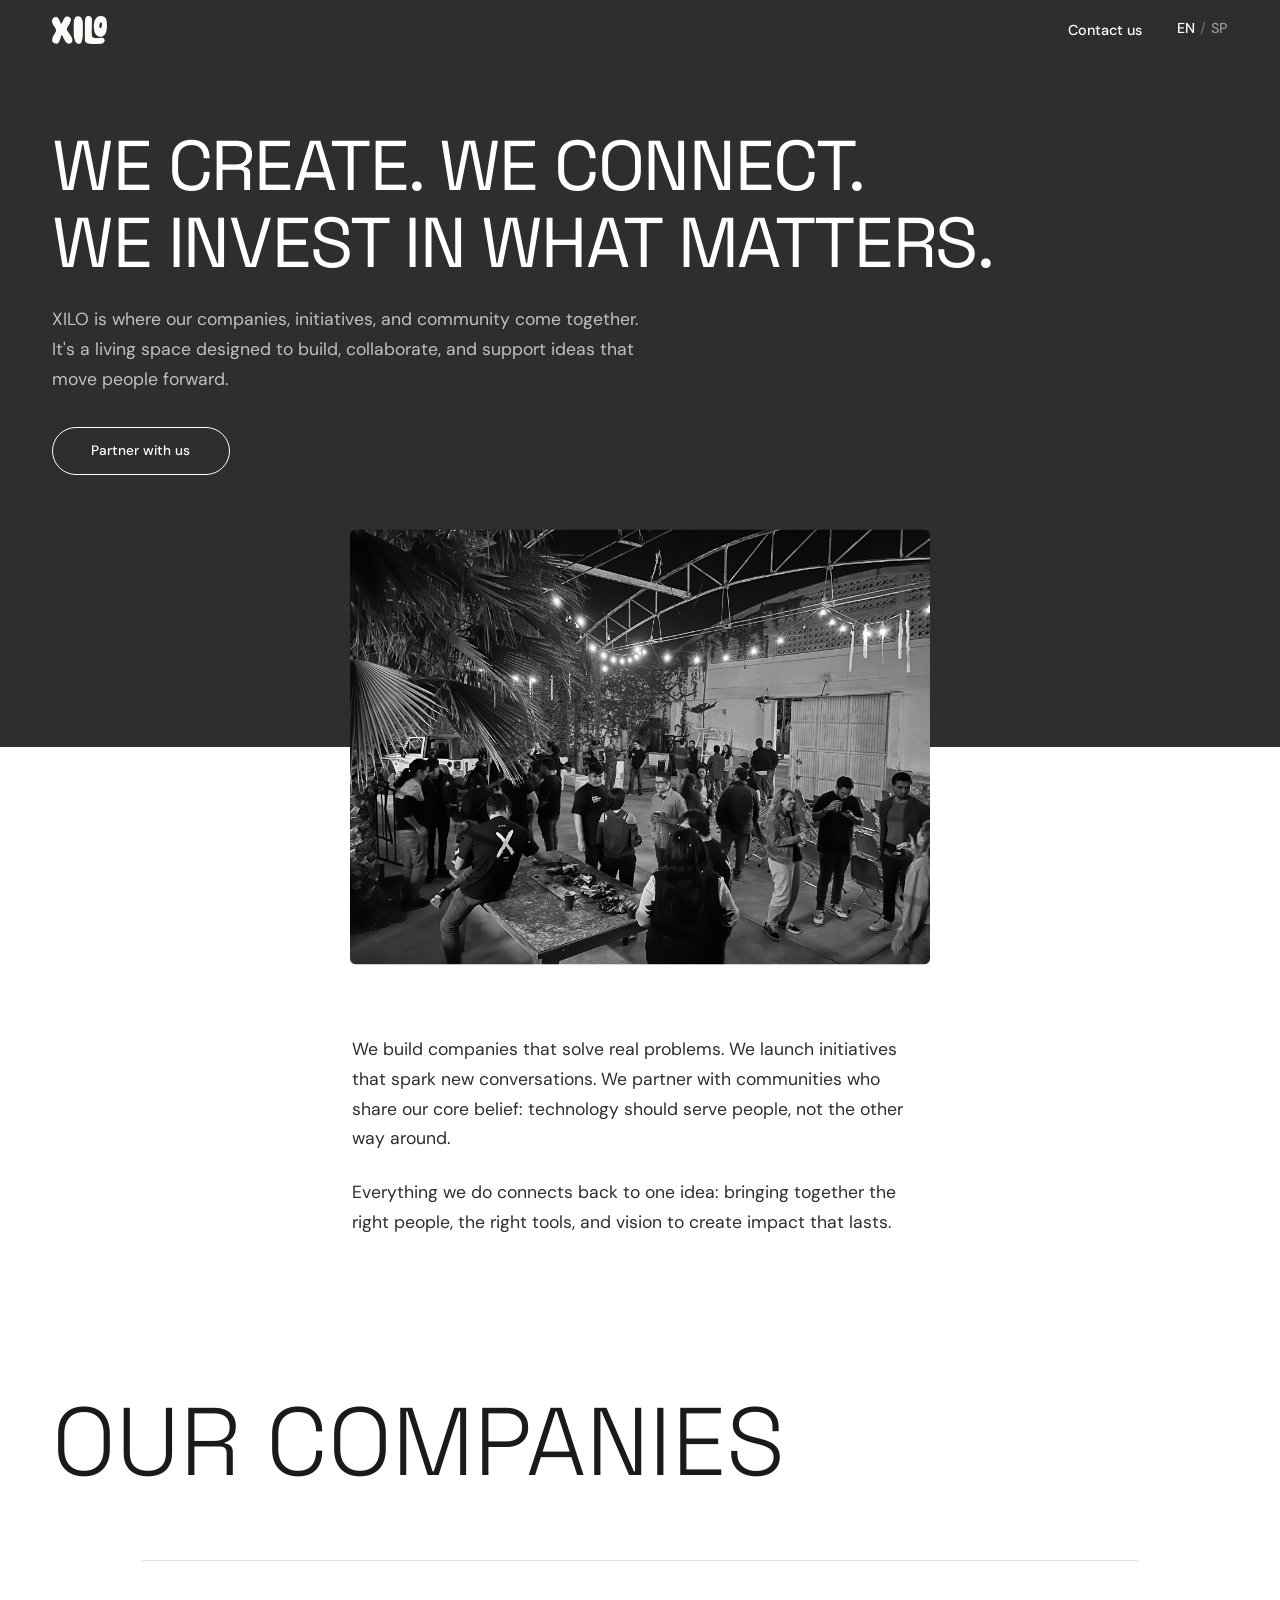
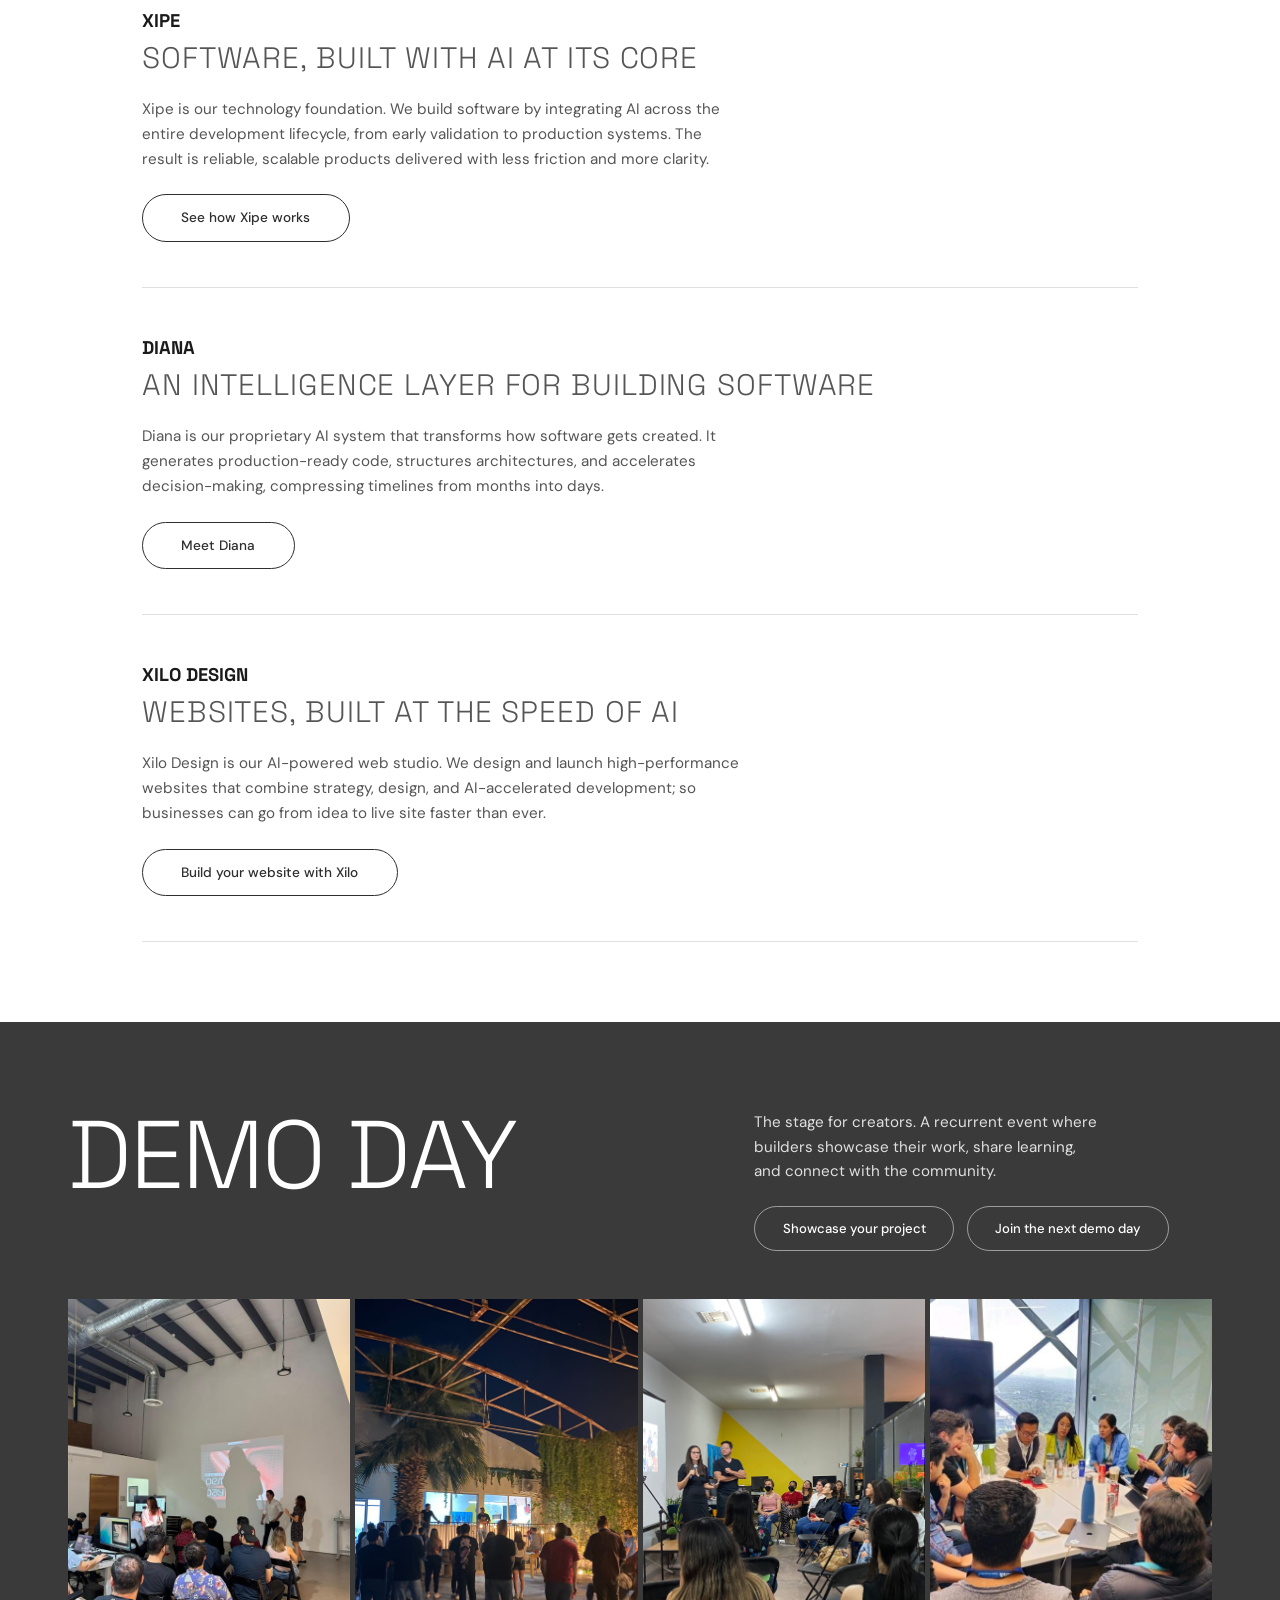
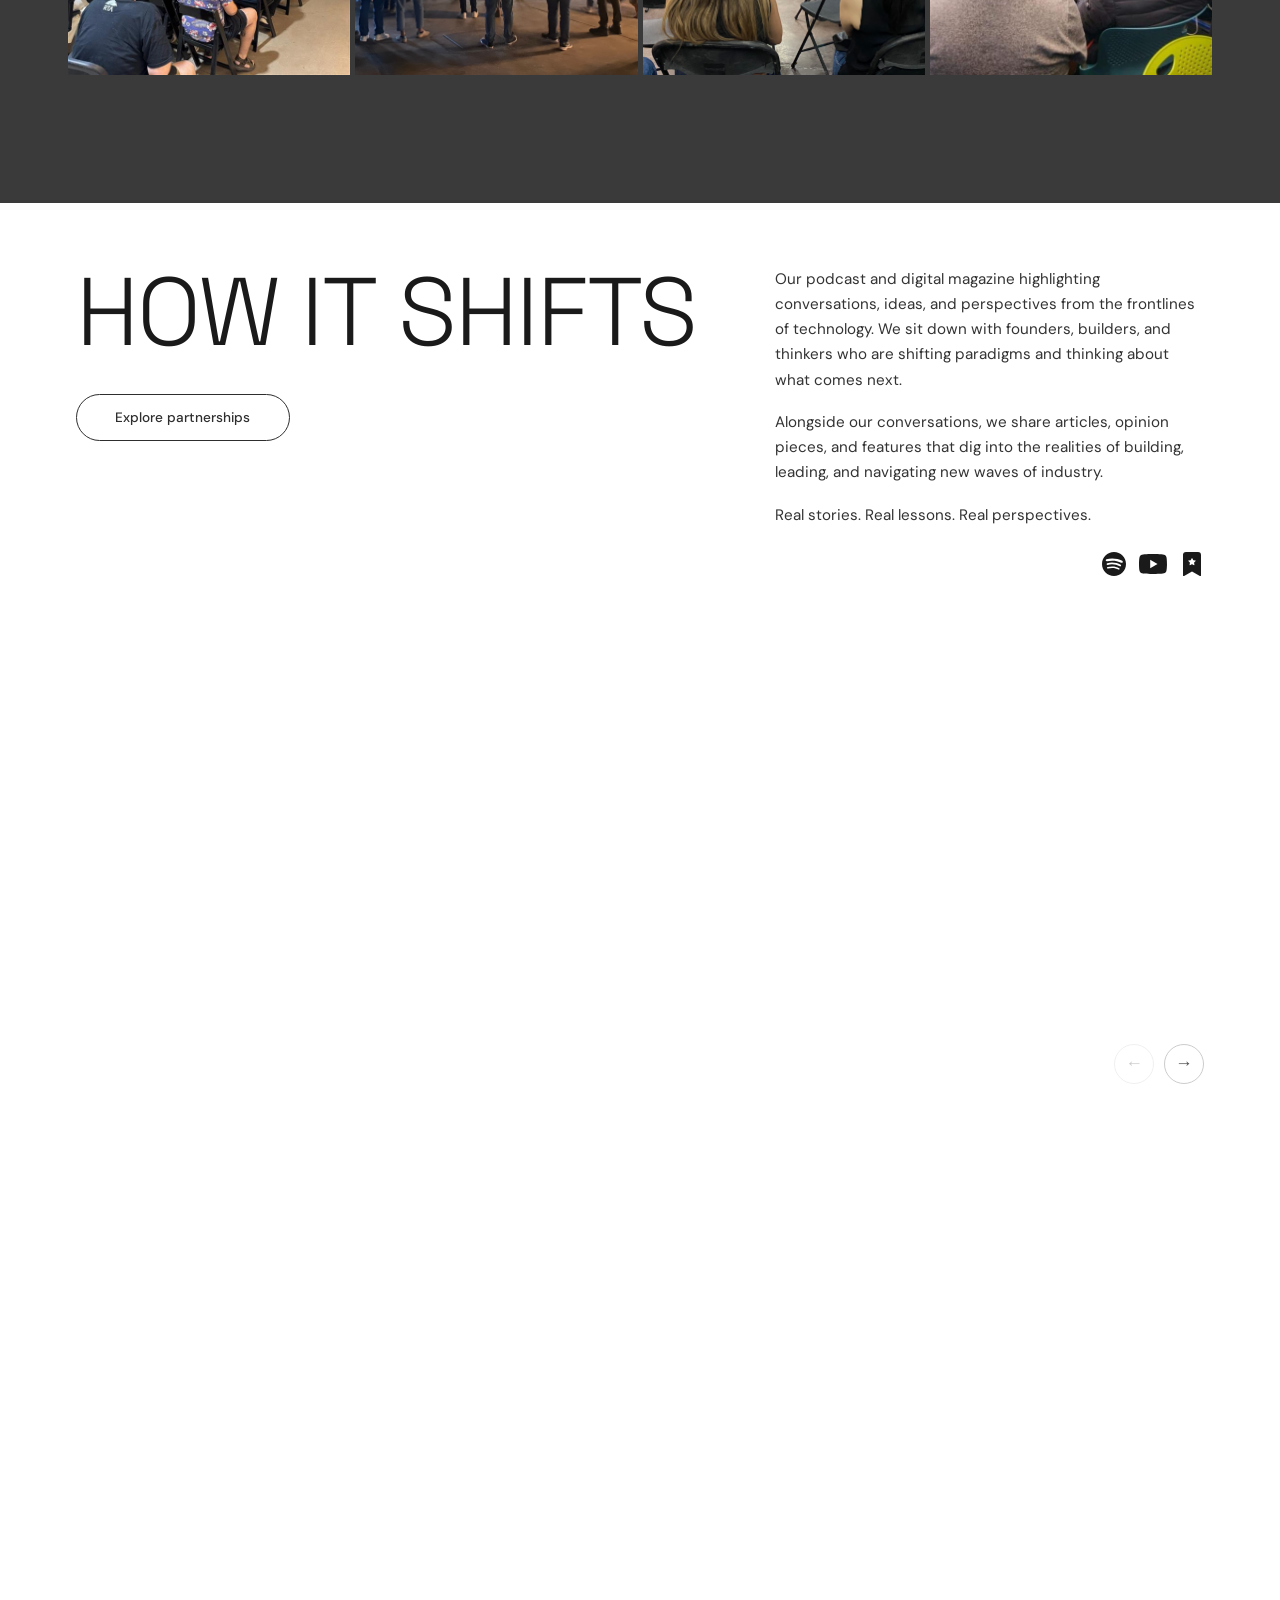
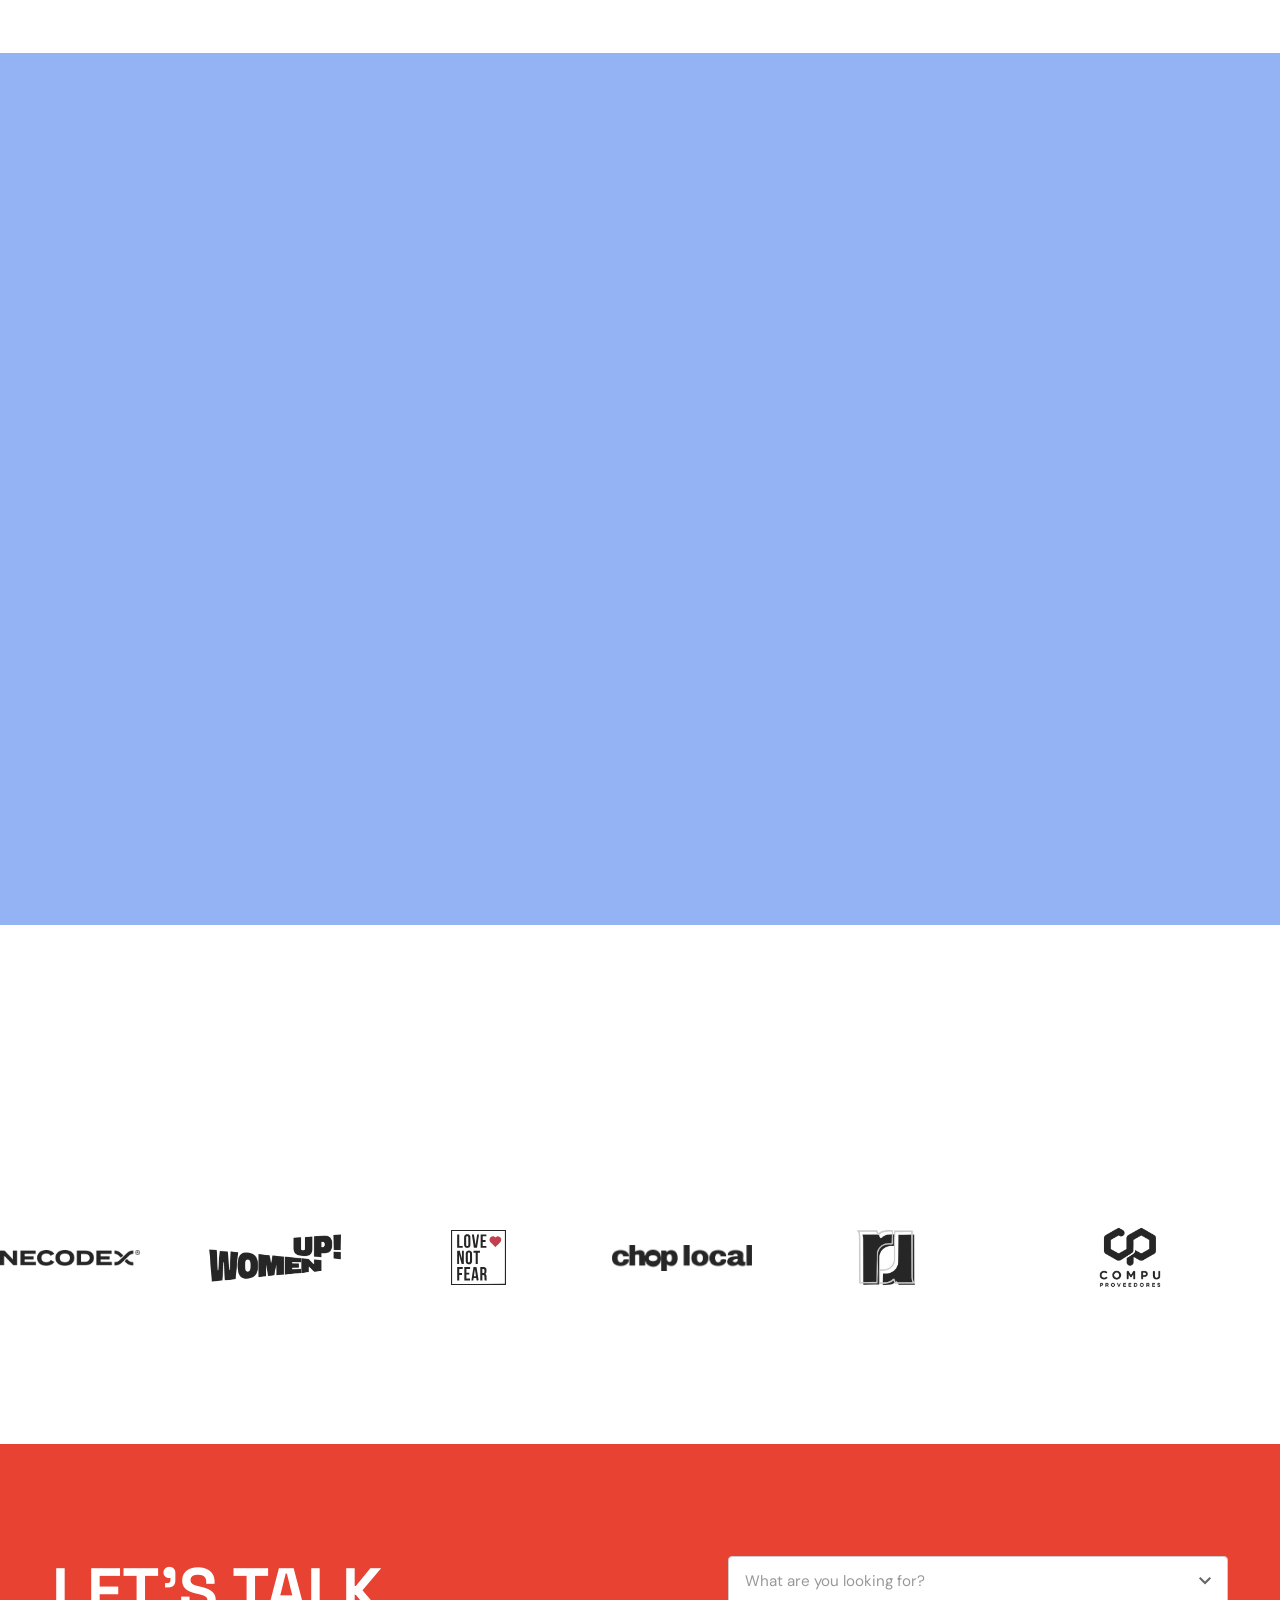
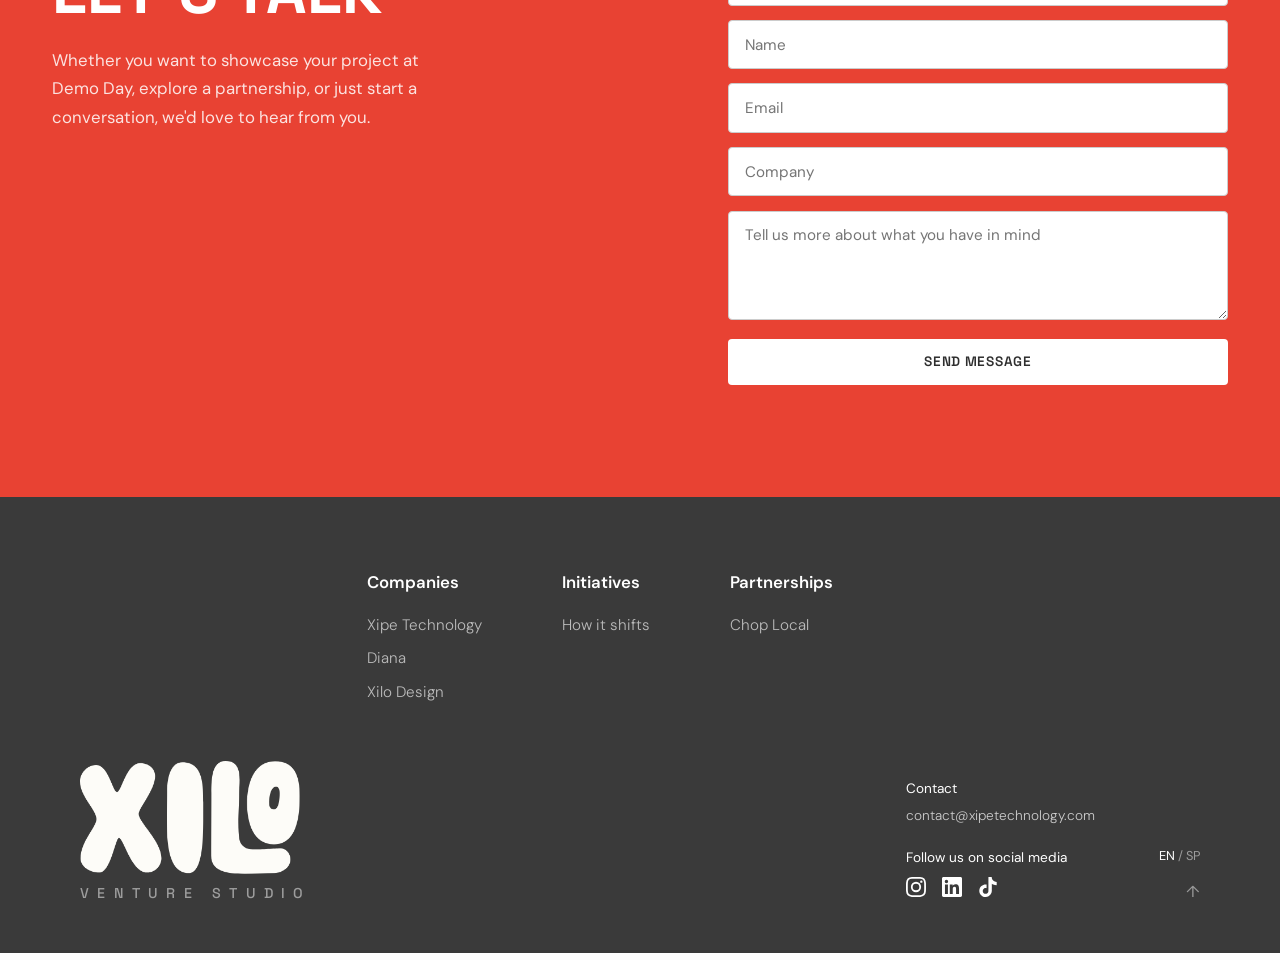
<file: index.html>
<!DOCTYPE html>
<html lang="en">
<head>
  <meta charset="UTF-8">
  <meta name="viewport" content="width=device-width, initial-scale=1.0">
  <title>XILO Venture Studio</title>
  <link rel="preconnect" href="https://fonts.googleapis.com">
  <link rel="preconnect" href="https://fonts.gstatic.com" crossorigin>
  <link href="https://fonts.googleapis.com/css2?family=Space+Grotesk:wght@400;500;600;700&family=DM+Sans:ital,wght@0,400;0,500;0,700;1,400&display=swap" rel="stylesheet">
  <link rel="stylesheet" href="styles.css">
</head>
<body>

  <!-- ========== NAVBAR ========== -->
  <nav class="navbar">
    <div class="nav-container">
      <a href="#" class="nav-logo">
        <img src="images/logo-white.png" alt="XILO" class="logo-img">
      </a>
      <button class="nav-toggle" aria-label="Toggle menu">
        <span></span>
        <span></span>
        <span></span>
      </button>
      <ul class="nav-links">
        <li><a href="#contact" data-i18n="nav_contact">Contact us</a></li>
        <li>
          <div class="nav-lang">
            <span class="lang-btn active" data-lang="en">EN</span>
            <span class="lang-divider">/</span>
            <span class="lang-btn" data-lang="es">SP</span>
          </div>
        </li>
      </ul>
    </div>
  </nav>

  <!-- ========== HERO ========== -->
  <section class="hero">
    <div class="hero-container">
      <div class="hero-content">
        <h1 class="hero-title" data-i18n="hero_title">WE CREATE. WE CONNECT.<br>WE INVEST IN WHAT MATTERS.</h1>
        <p class="hero-text" data-i18n="hero_text">XILO is where our companies, initiatives, and community come together. It's a living space designed to build, collaborate, and support ideas that move people forward.</p>
        <a href="#contact" class="btn btn-outline-white" data-i18n="hero_cta">Partner with us</a>
      </div>
    </div>

    <!-- Bridge photo: half in hero, half in statement -->
    <div class="bridge-photo">
      <img src="images/Hero.jpg" alt="Community gathering">
    </div>
  </section>

  <!-- ========== STATEMENT ========== -->
  <section class="statement">
    <div class="statement-container">
      <p class="statement-large" data-i18n="statement_1">We build companies that solve real problems. We launch initiatives that spark new conversations. We partner with communities who share our core belief: technology should serve people, not the other way around.</p>
      <p class="statement-large" data-i18n="statement_2">Everything we do connects back to one idea: bringing together the right people, the right tools, and vision to create impact that lasts.</p>
    </div>
  </section>

  <!-- ========== OUR COMPANIES ========== -->
  <section class="companies" id="companies">
    <div class="companies-header">
      <h2 class="companies-title" data-i18n="companies_title">OUR COMPANIES</h2>
    </div>
    <div class="companies-container">
      <div class="companies-list">
        <!-- XIPE -->
        <div class="company-item">
          <h3 class="company-name">XIPE</h3>
          <p class="company-tagline" data-i18n="xipe_tagline">SOFTWARE, BUILT WITH AI AT ITS CORE</p>
          <p class="company-desc" data-i18n="xipe_desc">Xipe is our technology foundation. We build software by integrating AI across the entire development lifecycle, from early validation to production systems. The result is reliable, scalable products delivered with less friction and more clarity.</p>
          <a href="https://xipetechnology.com/" target="_blank" class="btn btn-outline" data-i18n="xipe_cta">See how Xipe works</a>
        </div>

        <!-- DIANA -->
        <div class="company-item">
          <h3 class="company-name">DIANA</h3>
          <p class="company-tagline" data-i18n="diana_tagline">AN INTELLIGENCE LAYER FOR BUILDING SOFTWARE</p>
          <p class="company-desc" data-i18n="diana_desc">Diana is our proprietary AI system that transforms how software gets created. It generates production-ready code, structures architectures, and accelerates decision-making, compressing timelines from months into days.</p>
          <a href="https://diana.tools/" target="_blank" class="btn btn-outline" data-i18n="diana_cta">Meet Diana</a>
        </div>

        <!-- XILO DESIGN -->
        <div class="company-item">
          <h3 class="company-name">XILO DESIGN</h3>
          <p class="company-tagline" data-i18n="xilo_tagline">WEBSITES, BUILT AT THE SPEED OF AI</p>
          <p class="company-desc" data-i18n="xilo_desc">Xilo Design is our AI-powered web studio. We design and launch high-performance websites that combine strategy, design, and AI-accelerated development; so businesses can go from idea to live site faster than ever.</p>
          <a href="https://xilo.design" target="_blank" class="btn btn-outline" data-i18n="xilo_cta">Build your website with Xilo</a>
        </div>
      </div>
    </div>
  </section>

  <!-- ========== DEMO DAY ========== -->
  <section class="demoday" id="investment">
    <div class="demoday-container">
      <div class="demoday-top">
        <div class="demoday-title-col">
          <h2 class="demoday-title">DEMO DAY</h2>
        </div>
        <div class="demoday-info-col">
          <p class="demoday-desc" data-i18n="demoday_desc">The stage for creators. A recurrent event where builders showcase their work, share learning, and connect with the community.</p>
          <div class="demoday-buttons">
            <a href="#contact" class="btn btn-demoday" data-inquiry="showcase" data-i18n="demoday_showcase">Showcase your project</a>
            <button class="btn btn-demoday" id="join-btn" data-i18n="demoday_join">Join the next demo day</button>
          </div>
        </div>
      </div>
      <div class="demoday-gallery">
        <div class="demoday-gallery-img">
          <img src="images/DD1.JPG" alt="Demo Day event">
        </div>
        <div class="demoday-gallery-img">
          <img src="images/DD2.JPG" alt="Demo Day community">
        </div>
        <div class="demoday-gallery-img">
          <img src="images/DD3.jpg" alt="Demo Day audience">
        </div>
        <div class="demoday-gallery-img">
          <img src="images/DD4.jpg" alt="Demo Day speakers">
        </div>
      </div>
    </div>
  </section>

  <!-- ========== HOW IT SHIFTS / PODCAST ========== -->
  <section class="podcast" id="initiatives">
    <div class="podcast-container">
      <div class="podcast-top">
        <div class="podcast-title-col">
          <h2 class="podcast-title">HOW IT SHIFTS</h2>
          <a href="#" class="btn btn-outline" data-i18n="podcast_cta">Explore partnerships</a>
        </div>
        <div class="podcast-info-col">
          <p class="podcast-desc" data-i18n="podcast_desc1">Our podcast and digital magazine highlighting conversations, ideas, and perspectives from the frontlines of technology. We sit down with founders, builders, and thinkers who are shifting paradigms and thinking about what comes next.</p>
          <p class="podcast-desc" data-i18n="podcast_desc2">Alongside our conversations, we share articles, opinion pieces, and features that dig into the realities of building, leading, and navigating new waves of industry.</p>
          <p class="podcast-tagline" data-i18n="podcast_tagline">Real stories. Real lessons. Real perspectives.</p>
          <div class="podcast-platforms">
            <a href="#" target="_blank" aria-label="Spotify" class="podcast-platform-icon">
              <svg width="24" height="24" viewBox="0 0 24 24" fill="currentColor"><path d="M12 0C5.4 0 0 5.4 0 12s5.4 12 12 12 12-5.4 12-12S18.66 0 12 0zm5.521 17.34c-.24.359-.66.48-1.021.24-2.82-1.74-6.36-2.101-10.561-1.141-.418.122-.779-.179-.899-.539-.12-.421.18-.78.54-.9 4.56-1.021 8.52-.6 11.64 1.32.42.18.479.659.301 1.02zm1.44-3.3c-.301.42-.841.6-1.262.3-3.239-1.98-8.159-2.58-11.939-1.38-.479.12-1.02-.12-1.14-.6-.12-.48.12-1.021.6-1.141C9.6 9.9 15 10.561 18.72 12.84c.361.181.54.78.241 1.2zm.12-3.36C15.24 8.4 8.82 8.16 5.16 9.301c-.6.179-1.2-.181-1.38-.721-.18-.601.18-1.2.72-1.381 4.26-1.26 11.28-1.02 15.721 1.621.539.3.719 1.02.419 1.56-.299.421-1.02.599-1.559.3z"/></svg>
            </a>
            <a href="#" target="_blank" aria-label="YouTube" class="podcast-platform-icon">
              <svg width="28" height="20" viewBox="0 0 28 20" fill="currentColor"><path d="M27.4 3.1c-.3-1.2-1.2-2.1-2.4-2.4C22.8 0 14 0 14 0S5.2 0 3 .7C1.8 1 .9 1.9.6 3.1 0 5.3 0 10 0 10s0 4.7.6 6.9c.3 1.2 1.2 2.1 2.4 2.4C5.2 20 14 20 14 20s8.8 0 11-.7c1.2-.3 2.1-1.2 2.4-2.4C28 14.7 28 10 28 10s0-4.7-.6-6.9zM11.2 14.3V5.7l7.3 4.3-7.3 4.3z"/></svg>
            </a>
            <a href="#" target="_blank" aria-label="Digital Magazine" class="podcast-platform-icon">
              <svg width="24" height="24" viewBox="0 0 16 16" fill="currentColor"><path fill-rule="evenodd" d="M2 15.5V2a2 2 0 0 1 2-2h8a2 2 0 0 1 2 2v13.5a.5.5 0 0 1-.74.439L8 13.069l-5.26 2.87A.5.5 0 0 1 2 15.5M8.16 4.1a.178.178 0 0 0-.32 0l-.634 1.285a.18.18 0 0 1-.134.098l-1.42.206a.178.178 0 0 0-.098.303L6.58 6.993c.042.041.061.1.051.158L6.39 8.565a.178.178 0 0 0 .258.187l1.27-.668a.18.18 0 0 1 .165 0l1.27.668a.178.178 0 0 0 .257-.187L9.368 7.15a.18.18 0 0 1 .05-.158l1.028-1.001a.178.178 0 0 0-.098-.303l-1.42-.206a.18.18 0 0 1-.134-.098z"/></svg>
            </a>
          </div>
        </div>
      </div>
      <div class="podcast-gallery-wrapper">
        <div class="podcast-gallery">
          <div class="podcast-cover-link">
            <img src="images/HIS1.png" alt="How It Shifts Episode" class="podcast-cover">
            <div class="podcast-overlay">
              <a href="https://youtu.be/S4_RwVS3EOI?si=HpFkPbkuiXMTuV1g" target="_blank" class="podcast-overlay-btn" aria-label="YouTube">
                <svg width="28" height="28" viewBox="0 0 24 24" fill="currentColor"><path d="M23.498 6.186a3.016 3.016 0 00-2.122-2.136C19.505 3.545 12 3.545 12 3.545s-7.505 0-9.377.505A3.017 3.017 0 00.502 6.186C0 8.07 0 12 0 12s0 3.93.502 5.814a3.016 3.016 0 002.122 2.136c1.871.505 9.376.505 9.376.505s7.505 0 9.377-.505a3.015 3.015 0 002.122-2.136C24 15.93 24 12 24 12s0-3.93-.502-5.814zM9.545 15.568V8.432L15.818 12l-6.273 3.568z"/></svg>
              </a>
              <a href="https://spotifycreators-web.app.link/e/GJavccKxA1b" target="_blank" class="podcast-overlay-btn" aria-label="Spotify">
                <svg width="28" height="28" viewBox="0 0 24 24" fill="currentColor"><path d="M12 0C5.4 0 0 5.4 0 12s5.4 12 12 12 12-5.4 12-12S18.66 0 12 0zm5.521 17.34c-.24.359-.66.48-1.021.24-2.82-1.74-6.36-2.101-10.561-1.141-.418.122-.779-.179-.899-.539-.12-.421.18-.78.54-.9 4.56-1.021 8.52-.6 11.64 1.32.42.18.479.659.301 1.02zm1.44-3.3c-.301.42-.841.6-1.262.3-3.239-1.98-8.159-2.58-11.939-1.38-.479.12-1.02-.12-1.14-.6-.12-.48.12-1.021.6-1.141C9.6 9.9 15 10.561 18.72 12.84c.361.181.54.78.241 1.2zm.12-3.36C15.24 8.4 8.82 8.16 5.16 9.301c-.6.179-1.2-.181-1.38-.721-.18-.601.18-1.2.72-1.381 4.26-1.26 11.28-1.02 15.721 1.621.539.3.719 1.02.419 1.56-.299.421-1.02.599-1.559.3z"/></svg>
              </a>
            </div>
          </div>
          <div class="podcast-cover-link">
            <img src="images/HIS2.png" alt="How It Shifts Episode" class="podcast-cover">
            <div class="podcast-overlay">
              <a href="https://youtu.be/ZyF40o9nU8g?si=c_fNAbk4N3On3Il-" target="_blank" class="podcast-overlay-btn" aria-label="YouTube">
                <svg width="28" height="28" viewBox="0 0 24 24" fill="currentColor"><path d="M23.498 6.186a3.016 3.016 0 00-2.122-2.136C19.505 3.545 12 3.545 12 3.545s-7.505 0-9.377.505A3.017 3.017 0 00.502 6.186C0 8.07 0 12 0 12s0 3.93.502 5.814a3.016 3.016 0 002.122 2.136c1.871.505 9.376.505 9.376.505s7.505 0 9.377-.505a3.015 3.015 0 002.122-2.136C24 15.93 24 12 24 12s0-3.93-.502-5.814zM9.545 15.568V8.432L15.818 12l-6.273 3.568z"/></svg>
              </a>
              <a href="https://spotifycreators-web.app.link/e/vtoABbKxA1b" target="_blank" class="podcast-overlay-btn" aria-label="Spotify">
                <svg width="28" height="28" viewBox="0 0 24 24" fill="currentColor"><path d="M12 0C5.4 0 0 5.4 0 12s5.4 12 12 12 12-5.4 12-12S18.66 0 12 0zm5.521 17.34c-.24.359-.66.48-1.021.24-2.82-1.74-6.36-2.101-10.561-1.141-.418.122-.779-.179-.899-.539-.12-.421.18-.78.54-.9 4.56-1.021 8.52-.6 11.64 1.32.42.18.479.659.301 1.02zm1.44-3.3c-.301.42-.841.6-1.262.3-3.239-1.98-8.159-2.58-11.939-1.38-.479.12-1.02-.12-1.14-.6-.12-.48.12-1.021.6-1.141C9.6 9.9 15 10.561 18.72 12.84c.361.181.54.78.241 1.2zm.12-3.36C15.24 8.4 8.82 8.16 5.16 9.301c-.6.179-1.2-.181-1.38-.721-.18-.601.18-1.2.72-1.381 4.26-1.26 11.28-1.02 15.721 1.621.539.3.719 1.02.419 1.56-.299.421-1.02.599-1.559.3z"/></svg>
              </a>
            </div>
          </div>
          <div class="podcast-cover-link">
            <img src="images/HIS3.png" alt="How It Shifts Episode" class="podcast-cover">
            <div class="podcast-overlay">
              <a href="https://youtu.be/vuVMagXv988?si=LA20YHMLldE52MwJ" target="_blank" class="podcast-overlay-btn" aria-label="YouTube">
                <svg width="28" height="28" viewBox="0 0 24 24" fill="currentColor"><path d="M23.498 6.186a3.016 3.016 0 00-2.122-2.136C19.505 3.545 12 3.545 12 3.545s-7.505 0-9.377.505A3.017 3.017 0 00.502 6.186C0 8.07 0 12 0 12s0 3.93.502 5.814a3.016 3.016 0 002.122 2.136c1.871.505 9.376.505 9.376.505s7.505 0 9.377-.505a3.015 3.015 0 002.122-2.136C24 15.93 24 12 24 12s0-3.93-.502-5.814zM9.545 15.568V8.432L15.818 12l-6.273 3.568z"/></svg>
              </a>
              <a href="https://spotifycreators-web.app.link/e/E2d1SaKxA1b" target="_blank" class="podcast-overlay-btn" aria-label="Spotify">
                <svg width="28" height="28" viewBox="0 0 24 24" fill="currentColor"><path d="M12 0C5.4 0 0 5.4 0 12s5.4 12 12 12 12-5.4 12-12S18.66 0 12 0zm5.521 17.34c-.24.359-.66.48-1.021.24-2.82-1.74-6.36-2.101-10.561-1.141-.418.122-.779-.179-.899-.539-.12-.421.18-.78.54-.9 4.56-1.021 8.52-.6 11.64 1.32.42.18.479.659.301 1.02zm1.44-3.3c-.301.42-.841.6-1.262.3-3.239-1.98-8.159-2.58-11.939-1.38-.479.12-1.02-.12-1.14-.6-.12-.48.12-1.021.6-1.141C9.6 9.9 15 10.561 18.72 12.84c.361.181.54.78.241 1.2zm.12-3.36C15.24 8.4 8.82 8.16 5.16 9.301c-.6.179-1.2-.181-1.38-.721-.18-.601.18-1.2.72-1.381 4.26-1.26 11.28-1.02 15.721 1.621.539.3.719 1.02.419 1.56-.299.421-1.02.599-1.559.3z"/></svg>
              </a>
            </div>
          </div>
          <div class="podcast-cover-link">
            <img src="images/HIS4.jpg" alt="How It Shifts Episode" class="podcast-cover">
            <div class="podcast-overlay">
              <a href="https://youtu.be/VWz-3FP0SFQ?si=6k9_qBNdvmUi4uWc" target="_blank" class="podcast-overlay-btn" aria-label="YouTube">
                <svg width="28" height="28" viewBox="0 0 24 24" fill="currentColor"><path d="M23.498 6.186a3.016 3.016 0 00-2.122-2.136C19.505 3.545 12 3.545 12 3.545s-7.505 0-9.377.505A3.017 3.017 0 00.502 6.186C0 8.07 0 12 0 12s0 3.93.502 5.814a3.016 3.016 0 002.122 2.136c1.871.505 9.376.505 9.376.505s7.505 0 9.377-.505a3.015 3.015 0 002.122-2.136C24 15.93 24 12 24 12s0-3.93-.502-5.814zM9.545 15.568V8.432L15.818 12l-6.273 3.568z"/></svg>
              </a>
              <a href="https://spotifycreators-web.app.link/e/MEA0eaKxA1b" target="_blank" class="podcast-overlay-btn" aria-label="Spotify">
                <svg width="28" height="28" viewBox="0 0 24 24" fill="currentColor"><path d="M12 0C5.4 0 0 5.4 0 12s5.4 12 12 12 12-5.4 12-12S18.66 0 12 0zm5.521 17.34c-.24.359-.66.48-1.021.24-2.82-1.74-6.36-2.101-10.561-1.141-.418.122-.779-.179-.899-.539-.12-.421.18-.78.54-.9 4.56-1.021 8.52-.6 11.64 1.32.42.18.479.659.301 1.02zm1.44-3.3c-.301.42-.841.6-1.262.3-3.239-1.98-8.159-2.58-11.939-1.38-.479.12-1.02-.12-1.14-.6-.12-.48.12-1.021.6-1.141C9.6 9.9 15 10.561 18.72 12.84c.361.181.54.78.241 1.2zm.12-3.36C15.24 8.4 8.82 8.16 5.16 9.301c-.6.179-1.2-.181-1.38-.721-.18-.601.18-1.2.72-1.381 4.26-1.26 11.28-1.02 15.721 1.621.539.3.719 1.02.419 1.56-.299.421-1.02.599-1.559.3z"/></svg>
              </a>
            </div>
          </div>
          <div class="podcast-cover-link">
            <img src="images/HIS5.jpg" alt="How It Shifts Episode" class="podcast-cover">
            <div class="podcast-overlay">
              <a href="https://youtu.be/jzBC5FwBWP0?si=1dUVZbDw9Elo8j1W" target="_blank" class="podcast-overlay-btn" aria-label="YouTube">
                <svg width="28" height="28" viewBox="0 0 24 24" fill="currentColor"><path d="M23.498 6.186a3.016 3.016 0 00-2.122-2.136C19.505 3.545 12 3.545 12 3.545s-7.505 0-9.377.505A3.017 3.017 0 00.502 6.186C0 8.07 0 12 0 12s0 3.93.502 5.814a3.016 3.016 0 002.122 2.136c1.871.505 9.376.505 9.376.505s7.505 0 9.377-.505a3.015 3.015 0 002.122-2.136C24 15.93 24 12 24 12s0-3.93-.502-5.814zM9.545 15.568V8.432L15.818 12l-6.273 3.568z"/></svg>
              </a>
              <a href="https://spotifycreators-web.app.link/e/aQ2xD9JxA1b" target="_blank" class="podcast-overlay-btn" aria-label="Spotify">
                <svg width="28" height="28" viewBox="0 0 24 24" fill="currentColor"><path d="M12 0C5.4 0 0 5.4 0 12s5.4 12 12 12 12-5.4 12-12S18.66 0 12 0zm5.521 17.34c-.24.359-.66.48-1.021.24-2.82-1.74-6.36-2.101-10.561-1.141-.418.122-.779-.179-.899-.539-.12-.421.18-.78.54-.9 4.56-1.021 8.52-.6 11.64 1.32.42.18.479.659.301 1.02zm1.44-3.3c-.301.42-.841.6-1.262.3-3.239-1.98-8.159-2.58-11.939-1.38-.479.12-1.02-.12-1.14-.6-.12-.48.12-1.021.6-1.141C9.6 9.9 15 10.561 18.72 12.84c.361.181.54.78.241 1.2zm.12-3.36C15.24 8.4 8.82 8.16 5.16 9.301c-.6.179-1.2-.181-1.38-.721-.18-.601.18-1.2.72-1.381 4.26-1.26 11.28-1.02 15.721 1.621.539.3.719 1.02.419 1.56-.299.421-1.02.599-1.559.3z"/></svg>
              </a>
            </div>
          </div>
          <div class="podcast-cover-link">
            <img src="images/HIS6.jpg" alt="How It Shifts Episode" class="podcast-cover">
            <div class="podcast-overlay">
              <a href="https://youtu.be/jzBC5FwBWP0?si=1dUVZbDw9Elo8j1W" target="_blank" class="podcast-overlay-btn" aria-label="YouTube">
                <svg width="28" height="28" viewBox="0 0 24 24" fill="currentColor"><path d="M23.498 6.186a3.016 3.016 0 00-2.122-2.136C19.505 3.545 12 3.545 12 3.545s-7.505 0-9.377.505A3.017 3.017 0 00.502 6.186C0 8.07 0 12 0 12s0 3.93.502 5.814a3.016 3.016 0 002.122 2.136c1.871.505 9.376.505 9.376.505s7.505 0 9.377-.505a3.015 3.015 0 002.122-2.136C24 15.93 24 12 24 12s0-3.93-.502-5.814zM9.545 15.568V8.432L15.818 12l-6.273 3.568z"/></svg>
              </a>
              <a href="https://spotifycreators-web.app.link/e/jmyV28JxA1b" target="_blank" class="podcast-overlay-btn" aria-label="Spotify">
                <svg width="28" height="28" viewBox="0 0 24 24" fill="currentColor"><path d="M12 0C5.4 0 0 5.4 0 12s5.4 12 12 12 12-5.4 12-12S18.66 0 12 0zm5.521 17.34c-.24.359-.66.48-1.021.24-2.82-1.74-6.36-2.101-10.561-1.141-.418.122-.779-.179-.899-.539-.12-.421.18-.78.54-.9 4.56-1.021 8.52-.6 11.64 1.32.42.18.479.659.301 1.02zm1.44-3.3c-.301.42-.841.6-1.262.3-3.239-1.98-8.159-2.58-11.939-1.38-.479.12-1.02-.12-1.14-.6-.12-.48.12-1.021.6-1.141C9.6 9.9 15 10.561 18.72 12.84c.361.181.54.78.241 1.2zm.12-3.36C15.24 8.4 8.82 8.16 5.16 9.301c-.6.179-1.2-.181-1.38-.721-.18-.601.18-1.2.72-1.381 4.26-1.26 11.28-1.02 15.721 1.621.539.3.719 1.02.419 1.56-.299.421-1.02.599-1.559.3z"/></svg>
              </a>
            </div>
          </div>
          <div class="podcast-cover-link">
            <img src="images/HIS7.jpg" alt="How It Shifts Episode" class="podcast-cover">
            <div class="podcast-overlay">
              <a href="#" target="_blank" class="podcast-overlay-btn" aria-label="YouTube">
                <svg width="28" height="28" viewBox="0 0 24 24" fill="currentColor"><path d="M23.498 6.186a3.016 3.016 0 00-2.122-2.136C19.505 3.545 12 3.545 12 3.545s-7.505 0-9.377.505A3.017 3.017 0 00.502 6.186C0 8.07 0 12 0 12s0 3.93.502 5.814a3.016 3.016 0 002.122 2.136c1.871.505 9.376.505 9.376.505s7.505 0 9.377-.505a3.015 3.015 0 002.122-2.136C24 15.93 24 12 24 12s0-3.93-.502-5.814zM9.545 15.568V8.432L15.818 12l-6.273 3.568z"/></svg>
              </a>
              <a href="#" target="_blank" class="podcast-overlay-btn" aria-label="Spotify">
                <svg width="28" height="28" viewBox="0 0 24 24" fill="currentColor"><path d="M12 0C5.4 0 0 5.4 0 12s5.4 12 12 12 12-5.4 12-12S18.66 0 12 0zm5.521 17.34c-.24.359-.66.48-1.021.24-2.82-1.74-6.36-2.101-10.561-1.141-.418.122-.779-.179-.899-.539-.12-.421.18-.78.54-.9 4.56-1.021 8.52-.6 11.64 1.32.42.18.479.659.301 1.02zm1.44-3.3c-.301.42-.841.6-1.262.3-3.239-1.98-8.159-2.58-11.939-1.38-.479.12-1.02-.12-1.14-.6-.12-.48.12-1.021.6-1.141C9.6 9.9 15 10.561 18.72 12.84c.361.181.54.78.241 1.2zm.12-3.36C15.24 8.4 8.82 8.16 5.16 9.301c-.6.179-1.2-.181-1.38-.721-.18-.601.18-1.2.72-1.381 4.26-1.26 11.28-1.02 15.721 1.621.539.3.719 1.02.419 1.56-.299.421-1.02.599-1.559.3z"/></svg>
              </a>
            </div>
          </div>
        </div>
        <div class="podcast-arrows">
          <button class="podcast-arrow podcast-arrow-prev" aria-label="Previous">&#8592;</button>
          <button class="podcast-arrow podcast-arrow-next" aria-label="Next">&#8594;</button>
        </div>
      </div>
    </div>
  </section>

  <!-- ========== LOOKING FOR A PARTNER ========== -->
  <section class="partner" id="partner">
    <div class="partner-container">
      <h2 class="partner-title" data-i18n="partner_title">LOOKING FOR A PARTNER FOR YOUR TECH PROJECT?</h2>
      <p class="partner-desc" data-i18n="partner_desc">We support projects by contributing full-stack design, strategy, and execution, aligning long-term vision with real-world delivery. We put our team beside yours and work using our knowledge and our hands-on work.</p>
      <a href="#contact" class="btn btn-outline" data-inquiry="partner" data-i18n="partner_cta">Start a conversation</a>
    </div>
  </section>

  <!-- ========== SPOTLIGHT PARTNERSHIP ========== -->
  <section class="spotlight">
    <h2 class="spotlight-heading" data-i18n="spotlight_heading">SPOTLIGHT PARTNERSHIP</h2>
    <div class="spotlight-container">
      <div class="spotlight-inner">
        <div class="spotlight-image">
          <img src="images/ChopLocal.JPG" alt="ChopLocal partnership">
        </div>
        <div class="spotlight-content">
          <p class="spotlight-label" data-i18n="spotlight_label">XILO PARTNERS</p>
          <h3 class="spotlight-name">CHOP LOCAL</h3>
          <p class="spotlight-desc" data-i18n="spotlight_desc">We've been part of the ChopLocal journey since the beginning, providing the technological backbone to help them transform how local business connect with people.</p>
          <a href="https://choplocally.com/" target="_blank" class="btn btn-spotlight" data-i18n="spotlight_cta">Discover Chop Local</a>
        </div>
      </div>
    </div>
  </section>

  <!-- ========== WE DON'T BUILD ALONE ========== -->
  <section class="community">
    <div class="community-container">
      <h2 class="community-title" data-i18n="community_title">WE DON'T BUILD ALONE</h2>
      <p class="community-desc" data-i18n="community_desc"><em>We partner with companies and local communities to create better outcomes</em></p>
    </div>
    <div class="community-carousel">
      <div class="community-track">
        <img src="images/Logo1.png" alt="Partner 1" class="community-logo">
        <img src="images/Logo2.png" alt="Partner 2" class="community-logo">
        <img src="images/Logo3.svg" alt="Partner 3" class="community-logo">
        <img src="images/Logo4.png" alt="Partner 4" class="community-logo">
        <img src="images/Logo5.png" alt="Partner 5" class="community-logo">
        <img src="images/Logo6.png" alt="Partner 6" class="community-logo" style="width:220px;height:85px">
        <!-- Duplicados para loop infinito -->
        <img src="images/Logo1.png" alt="Partner 1" class="community-logo">
        <img src="images/Logo2.png" alt="Partner 2" class="community-logo">
        <img src="images/Logo3.svg" alt="Partner 3" class="community-logo">
        <img src="images/Logo4.png" alt="Partner 4" class="community-logo">
        <img src="images/Logo5.png" alt="Partner 5" class="community-logo">
        <img src="images/Logo6.png" alt="Partner 6" class="community-logo" style="width:220px;height:85px">
      </div>
    </div>
  </section>

  <!-- ========== CONTACT ========== -->
  <section class="contact" id="contact">
    <div class="contact-container">
      <div class="contact-left">
        <h2 class="contact-title" data-i18n="contact_title">LET'S TALK</h2>
        <p class="contact-desc" data-i18n="contact_desc">Whether you want to showcase your project at Demo Day, explore a partnership, or just start a conversation, we'd love to hear from you.</p>
      </div>
      <div class="contact-right">
        <form class="contact-form" id="contact-form">
          <select name="inquiry" id="contact-inquiry" required>
            <option value="" disabled selected data-i18n="form_select">What are you looking for?</option>
            <option value="showcase" data-i18n="form_showcase">Showcase project at demo day</option>
            <option value="partner" data-i18n="form_partner">Partner with us</option>
            <option value="general" data-i18n="form_general">Start a conversation</option>
          </select>
          <input type="text" name="name" data-i18n-placeholder="form_name" placeholder="Name" required>
          <input type="email" name="email" data-i18n-placeholder="form_email" placeholder="Email" required>
          <input type="text" name="company" data-i18n-placeholder="form_company" placeholder="Company">
          <textarea name="message" data-i18n-placeholder="form_message" placeholder="Tell us more about what you have in mind" rows="4" required></textarea>
          <button type="submit" class="btn btn-contact" data-i18n="form_submit">Send message</button>
        </form>
        <div class="contact-success" id="contact-success">
          <p data-i18n="form_success">Thank you! We'll be in touch soon.</p>
        </div>
      </div>
    </div>
  </section>

  <!-- ========== FOOTER ========== -->
  <footer class="footer">
    <div class="footer-container">
      <div class="footer-top">
        <div class="footer-nav">
          <div class="footer-nav-col">
            <h4 data-i18n="footer_companies">Companies</h4>
            <ul>
              <li><a href="https://xipetechnology.com/" target="_blank">Xipe Technology</a></li>
              <li><a href="https://diana.tools/" target="_blank">Diana</a></li>
              <li><a href="https://xilo.design" target="_blank">Xilo Design</a></li>
            </ul>
          </div>
          <div class="footer-nav-col">
            <h4 data-i18n="footer_initiatives">Initiatives</h4>
            <ul>
              <li><a href="#">How it shifts</a></li>
            </ul>
          </div>
          <div class="footer-nav-col">
            <h4 data-i18n="footer_partnerships">Partnerships</h4>
            <ul>
              <li><a href="https://choplocally.com/" target="_blank">Chop Local</a></li>
            </ul>
          </div>
        </div>
      </div>

      <div class="footer-bottom">
        <div class="footer-brand">
          <img src="images/logo-white.png" alt="XILO" class="footer-logo">
          <p class="footer-brand-label">VENTURE STUDIO</p>
        </div>
        <div class="footer-right">
          <div class="footer-contact">
            <p class="footer-contact-label" data-i18n="footer_contact">Contact</p>
            <a href="mailto:contact@xipetechnology.com" class="footer-email">contact@xipetechnology.com</a>
            <p class="footer-contact-label footer-follow" data-i18n="footer_follow">Follow us on social media</p>
            <div class="footer-social">
              <a href="https://www.instagram.com/xilostudio/" target="_blank" aria-label="Instagram">
                <svg width="20" height="20" viewBox="0 0 24 24" fill="currentColor"><path d="M12 2.163c3.204 0 3.584.012 4.85.07 3.252.148 4.771 1.691 4.919 4.919.058 1.265.069 1.645.069 4.849 0 3.205-.012 3.584-.069 4.849-.149 3.225-1.664 4.771-4.919 4.919-1.266.058-1.644.07-4.85.07-3.204 0-3.584-.012-4.849-.07-3.26-.149-4.771-1.699-4.919-4.92-.058-1.265-.07-1.644-.07-4.849 0-3.204.013-3.583.07-4.849.149-3.227 1.664-4.771 4.919-4.919 1.266-.057 1.645-.069 4.849-.069zM12 0C8.741 0 8.333.014 7.053.072 2.695.272.273 2.69.073 7.052.014 8.333 0 8.741 0 12c0 3.259.014 3.668.072 4.948.2 4.358 2.618 6.78 6.98 6.98C8.333 23.986 8.741 24 12 24c3.259 0 3.668-.014 4.948-.072 4.354-.2 6.782-2.618 6.979-6.98.059-1.28.073-1.689.073-4.948 0-3.259-.014-3.667-.072-4.947-.196-4.354-2.617-6.78-6.979-6.98C15.668.014 15.259 0 12 0zm0 5.838a6.162 6.162 0 100 12.324 6.162 6.162 0 000-12.324zM12 16a4 4 0 110-8 4 4 0 010 8zm6.406-11.845a1.44 1.44 0 100 2.881 1.44 1.44 0 000-2.881z"/></svg>
              </a>
              <a href="https://www.linkedin.com/company/xilo-studio" target="_blank" aria-label="LinkedIn">
                <svg width="20" height="20" viewBox="0 0 24 24" fill="currentColor"><path d="M20.447 20.452h-3.554v-5.569c0-1.328-.027-3.037-1.852-3.037-1.853 0-2.136 1.445-2.136 2.939v5.667H9.351V9h3.414v1.561h.046c.477-.9 1.637-1.85 3.37-1.85 3.601 0 4.267 2.37 4.267 5.455v6.286zM5.337 7.433a2.062 2.062 0 01-2.063-2.065 2.064 2.064 0 112.063 2.065zm1.782 13.019H3.555V9h3.564v11.452zM22.225 0H1.771C.792 0 0 .774 0 1.729v20.542C0 23.227.792 24 1.771 24h20.451C23.2 24 24 23.227 24 22.271V1.729C24 .774 23.2 0 22.222 0h.003z"/></svg>
              </a>
              <a href="https://www.tiktok.com/@xilo.studio" target="_blank" aria-label="TikTok">
                <svg width="20" height="20" viewBox="0 0 24 24" fill="currentColor"><path d="M12.525.02c1.31-.02 2.61-.01 3.91-.02.08 1.53.63 3.09 1.75 4.17 1.12 1.11 2.7 1.62 4.24 1.79v4.03c-1.44-.05-2.89-.35-4.2-.97-.57-.26-1.1-.59-1.62-.93-.01 2.92.01 5.84-.02 8.75-.08 1.4-.54 2.79-1.35 3.94-1.31 1.92-3.58 3.17-5.91 3.21-1.43.08-2.86-.31-4.08-1.03-2.02-1.19-3.44-3.37-3.65-5.71-.02-.5-.03-1-.01-1.49.18-1.9 1.12-3.72 2.58-4.96 1.66-1.44 3.98-2.13 6.15-1.72.02 1.48-.04 2.96-.04 4.44-.99-.32-2.15-.23-3.02.37-.63.41-1.11 1.04-1.36 1.75-.21.51-.15 1.07-.14 1.61.24 1.64 1.82 3.02 3.5 2.87 1.12-.01 2.19-.66 2.77-1.61.19-.33.4-.67.41-1.06.1-1.79.06-3.57.07-5.36.01-4.03-.01-8.05.02-12.07z"/></svg>
              </a>
            </div>
          </div>
          <div class="footer-meta">
            <div class="footer-lang">
              <span class="lang-btn active" data-lang="en">EN</span> / <span class="lang-btn" data-lang="es">SP</span>
            </div>
            <a href="#" class="footer-scroll-top" aria-label="Scroll to top">↑</a>
          </div>
        </div>
      </div>
    </div>
  </footer>

  <!-- ========== JOIN MODAL ========== -->
  <div class="modal-overlay" id="join-modal">
    <div class="modal modal-small">
      <button class="modal-close" aria-label="Close">&times;</button>
      <h3 class="modal-title">Next Demo Day</h3>
      <div class="modal-event" id="join-content">
        <!-- Si hay evento, cambiar data-luma-url y el texto -->
      </div>
    </div>
  </div>

  <script src="script.js"></script>
</body>
</html>
</file>
<file: styles.css>
/* =========================================
   XILO VENTURE STUDIO — Main Stylesheet
   ========================================= */

/* ---------- RESET & BASE ---------- */
*,
*::before,
*::after {
  margin: 0;
  padding: 0;
  box-sizing: border-box;
}

:root {
  --red: #FD3F28;
  --blue: #88AEF5;
  --light: #E3E4E8;
  --dark: #2E2E2E;
  --white: #FFFFFF;
  --gray-bg: #F2F2F4;
  --font-display: 'Space Grotesk', sans-serif;
  --font-body: 'DM Sans', sans-serif;
}

html {
  scroll-behavior: smooth;
}

body {
  font-family: var(--font-body);
  color: var(--dark);
  background: var(--white);
  line-height: 1.6;
  -webkit-font-smoothing: antialiased;
}

a {
  text-decoration: none;
  color: inherit;
}

ul {
  list-style: none;
}

img {
  max-width: 100%;
  height: auto;
  display: block;
}

/* ---------- BUTTONS ---------- */
.btn {
  display: inline-block;
  font-family: var(--font-body);
  font-size: 0.85rem;
  font-weight: 500;
  padding: 0.75rem 2.4rem;
  border-radius: 50px;
  cursor: pointer;
  transition: all 0.3s ease;
  border: 1.5px solid transparent;
}

.btn-red {
  background: var(--red);
  color: var(--white);
  border-color: var(--red);
}
.btn-red:hover {
  background: #e0331f;
  border-color: #e0331f;
}

.btn-outline {
  background: transparent;
  color: var(--dark);
  border-color: var(--dark);
}
.btn-outline:hover {
  background: var(--dark);
  color: var(--white);
}

.btn-outline-white {
  background: transparent;
  color: var(--white);
  border-color: var(--white);
}
.btn-outline-white:hover {
  background: var(--white);
  color: var(--dark);
}

.btn-outline-dark {
  background: transparent;
  color: var(--dark);
  border-color: var(--dark);
}
.btn-outline-dark:hover {
  background: var(--dark);
  color: var(--white);
}

/* ---------- NAVBAR ---------- */
.navbar {
  position: fixed;
  top: 0;
  left: 0;
  width: 100%;
  z-index: 1000;
  background: var(--dark);
  border-bottom: none;
}

.nav-container {
  max-width: 1240px;
  margin: 0 auto;
  padding: 1rem 2rem;
  display: flex;
  align-items: center;
  justify-content: space-between;
}

.nav-logo {
  display: flex;
  align-items: center;
}

.logo-img {
  height: 28px;
  width: auto;
}

.nav-links {
  display: flex;
  gap: 2.2rem;
}

.nav-links a {
  font-family: var(--font-body);
  font-size: 0.9rem;
  font-weight: 500;
  color: var(--white);
  transition: color 0.2s;
}
.nav-links a:hover {
  color: var(--red);
}

/* Language switcher */
.nav-lang {
  display: flex;
  align-items: center;
  gap: 0.3rem;
  font-family: var(--font-body);
  font-size: 0.9rem;
  font-weight: 500;
  color: rgba(255, 255, 255, 0.5);
}
.lang-btn {
  cursor: pointer;
  transition: color 0.2s;
  color: rgba(255, 255, 255, 0.5);
}
.lang-btn.active {
  color: var(--white);
}
.lang-btn:hover {
  color: var(--white);
}
.lang-divider {
  color: rgba(255, 255, 255, 0.3);
}
.footer-lang .lang-btn {
  color: rgba(255, 255, 255, 0.5);
}
.footer-lang .lang-btn.active {
  color: var(--white);
}
.footer-lang .lang-btn:hover {
  color: var(--white);
}

/* Mobile toggle */
.nav-toggle {
  display: none;
  flex-direction: column;
  gap: 5px;
  background: none;
  border: none;
  cursor: pointer;
  padding: 4px;
}
.nav-toggle span {
  display: block;
  width: 24px;
  height: 2px;
  background: var(--white);
  transition: all 0.3s;
}

/* ---------- HERO ---------- */
.hero {
  padding-top: 80px;
  padding-bottom: 14rem;
  background: var(--dark);
  min-height: 70vh;
  display: flex;
  flex-direction: column;
  justify-content: center;
  position: relative;
  overflow: visible;
  z-index: 1;
}

.hero-container {
  max-width: 1240px;
  margin: 0 auto;
  padding: 3rem 2rem;
  width: 100%;
}

.hero-title {
  font-family: var(--font-display);
  font-size: clamp(2.6rem, 5.5vw, 4.8rem);
  font-weight: 400;
  line-height: 1.1;
  letter-spacing: -0.02em;
  margin-bottom: 1.4rem;
  color: var(--white);
}

.hero-text {
  font-size: 1.1rem;
  color: rgba(255, 255, 255, 0.7);
  line-height: 1.7;
  margin-bottom: 2rem;
  max-width: 600px;
}

/* Bridge photo between hero and statement */
.bridge-photo {
  position: absolute;
  bottom: 0;
  left: 50%;
  transform: translate(-50%, 50%);
  z-index: 10;
  width: 50%;
  max-width: 580px;
}

.bridge-photo img {
  width: 100%;
  aspect-ratio: 4 / 3;
  object-fit: cover;
  border-radius: 6px;
  filter: grayscale(100%);
}

/* ---------- STATEMENT ---------- */
.statement {
  padding: 3rem 0;
  padding-top: 18rem;
  border-top: none;
  border-bottom: none;
  position: relative;
  z-index: 0;
}

.statement-container {
  max-width: 50%;
  margin: 0 auto;
  padding: 0 2rem;
  text-align: left;
}

.statement-large {
  font-family: var(--font-body);
  font-size: 1.1rem;
  font-weight: 400;
  line-height: 1.7;
  color: var(--dark);
  margin-bottom: 1.5rem;
}
.statement-large:last-child {
  margin-bottom: 0;
}

/* ---------- OUR COMPANIES ---------- */
.companies {
  padding: 5rem 0;
  background: var(--white);
}

.companies-header {
  max-width: 1240px;
  margin: 0 auto;
  padding: 0 2rem 2.5rem;
}

.companies-title {
  font-family: var(--font-display);
  font-size: clamp(3.5rem, 8vw, 6rem);
  font-weight: 200;
  color: #1a1a1a;
}

.companies-container {
  max-width: 1060px;
  margin: 0 auto;
  padding: 0 2rem;
}

.companies-list {
  border-top: 1px solid #e0e0e0;
}

.company-item {
  padding: 2.8rem 0;
  border-bottom: 1px solid #e0e0e0;
}

.company-name {
  font-family: var(--font-display);
  font-size: 1.15rem;
  font-weight: 700;
  text-transform: uppercase;
  color: #1a1a1a;
  margin-bottom: 0;
}

.company-tagline {
  font-family: var(--font-display);
  font-size: clamp(1.4rem, 2.5vw, 1.85rem);
  font-weight: 300;
  text-transform: uppercase;
  letter-spacing: 0.03em;
  color: #555;
  margin-bottom: 0.9rem;
}

.company-desc {
  font-family: var(--font-body);
  font-size: 0.95rem;
  color: #555;
  line-height: 1.65;
  margin-bottom: 1.4rem;
  max-width: 600px;
}

/* ---------- DEMO DAY ---------- */
.demoday {
  background: #3a3a3a;
  overflow: hidden;
}

.demoday-container {
  max-width: 1240px;
  margin: 0 auto;
  padding: 5.5rem 3rem 8rem;
}

.demoday-top {
  display: flex;
  justify-content: space-between;
  align-items: flex-start;
  gap: 3rem;
  margin-bottom: 3rem;
}

.demoday-title-col {
  flex: 0 0 50%;
}

.demoday-title {
  font-family: var(--font-display);
  font-size: clamp(3.5rem, 8vw, 6rem);
  font-weight: 200;
  line-height: 0.95;
  letter-spacing: -0.02em;
  color: var(--white);
  text-transform: uppercase;
}

.demoday-info-col {
  flex: 0 0 40%;
}

.demoday-desc {
  font-family: var(--font-body);
  font-size: 0.95rem;
  color: #e0e0e0;
  line-height: 1.6;
  max-width: 350px;
  margin-bottom: 1.4rem;
}

.demoday-buttons {
  display: flex;
  gap: 0.8rem;
  flex-wrap: wrap;
}

.btn-demoday {
  background: transparent;
  color: var(--white);
  border-color: rgba(255, 255, 255, 0.5);
  font-size: 0.82rem;
  padding: 0.7rem 1.7rem;
}
.btn-demoday:hover {
  background: var(--white);
  color: #3a3a3a;
  border-color: var(--white);
}

.demoday-gallery {
  display: grid;
  grid-template-columns: repeat(4, 1fr);
  gap: 5px;
}

.demoday-gallery-img {
  overflow: hidden;
}

.demoday-gallery-img img {
  width: 100%;
  aspect-ratio: 3 / 4;
  object-fit: cover;
  display: block;
  transition: transform 0.5s ease;
}

.demoday-gallery-img:hover img {
  transform: scale(1.04);
}

/* ---------- PODCAST ---------- */
.podcast {
  padding: 4rem 0 5rem;
  background: var(--white);
}

.podcast-container {
  max-width: 1240px;
  margin: 0 auto;
  padding: 0 3.5rem;
}

.podcast-top {
  display: flex;
  justify-content: space-between;
  align-items: flex-start;
  gap: 3rem;
}

.podcast-title-col {
  flex: 0 0 55%;
}

.podcast-title {
  font-family: var(--font-display);
  font-size: clamp(3.5rem, 8vw, 6rem);
  font-weight: 200;
  line-height: 0.95;
  letter-spacing: -0.02em;
  color: #1a1a1a;
  margin-bottom: 2.2rem;
}

.podcast-info-col {
  flex: 0 0 38%;
}

.podcast-desc {
  font-family: var(--font-body);
  font-size: 0.95rem;
  color: #333;
  line-height: 1.65;
  margin-bottom: 1.1rem;
}

.podcast-tagline {
  font-family: var(--font-body);
  font-size: 0.95rem;
  color: #333;
  line-height: 1.65;
  margin-top: 0.5rem;
  margin-bottom: 1.2rem;
}

.podcast-platforms {
  display: flex;
  gap: 0.8rem;
  justify-content: flex-end;
  margin-top: 1.5rem;
}

.podcast-platform-icon {
  color: #1a1a1a;
  transition: color 0.2s ease;
  display: flex;
  align-items: center;
}
.podcast-platform-icon:hover {
  color: var(--red);
}

.podcast-gallery-wrapper {
  margin-top: 3rem;
  overflow: hidden;
}

.podcast-gallery {
  display: flex;
  gap: 1.1rem;
  transition: transform 0.5s ease;
}

.podcast-cover-link {
  flex: 0 0 calc((100% - 2.2rem) / 3);
  display: block;
  overflow: hidden;
  cursor: default;
  position: relative;
}

.podcast-cover {
  width: 100%;
  aspect-ratio: 1 / 1.1;
  object-fit: cover;
  border-radius: 0;
  display: block;
  transition: filter 0.35s ease, transform 0.35s ease;
}

.podcast-overlay {
  position: absolute;
  inset: 0;
  display: flex;
  align-items: center;
  justify-content: center;
  gap: 1.2rem;
  opacity: 0;
  background: rgba(0, 0, 0, 0.45);
  transition: opacity 0.35s ease;
}

.podcast-cover-link:hover .podcast-overlay {
  opacity: 1;
}

.podcast-cover-link:hover .podcast-cover {
  transform: scale(1.03);
}

.podcast-overlay-btn {
  display: flex;
  align-items: center;
  justify-content: center;
  width: 52px;
  height: 52px;
  border-radius: 50%;
  background: rgba(255, 255, 255, 0.15);
  color: var(--white);
  transition: background 0.25s ease, transform 0.25s ease;
}

.podcast-overlay-btn:hover {
  background: rgba(255, 255, 255, 0.35);
  transform: scale(1.1);
}

.podcast-arrows {
  display: flex;
  justify-content: flex-end;
  gap: 0.6rem;
  margin-top: 1.2rem;
}

.podcast-arrow {
  background: none;
  border: 1px solid #ccc;
  color: #555;
  width: 40px;
  height: 40px;
  border-radius: 50%;
  font-size: 1.1rem;
  cursor: pointer;
  display: flex;
  align-items: center;
  justify-content: center;
  transition: background 0.25s, color 0.25s, border-color 0.25s;
}

.podcast-arrow:hover {
  background: var(--dark);
  color: var(--white);
  border-color: var(--dark);
}

.podcast-arrow:disabled {
  opacity: 0.3;
  cursor: default;
  pointer-events: none;
}

/* ---------- PARTNER CTA ---------- */
.partner {
  padding: 6.5rem 0 5.5rem;
  background: var(--white);
}

.partner-container {
  max-width: 650px;
  margin: 0 auto;
  padding: 0 2rem;
  text-align: center;
}

.partner-title {
  font-family: var(--font-display);
  font-size: clamp(1.8rem, 4vw, 2.6rem);
  font-weight: 800;
  line-height: 1.1;
  letter-spacing: -0.01em;
  color: #2a2a2a;
  margin-bottom: 1.4rem;
}

.partner-desc {
  font-family: var(--font-body);
  font-size: 0.95rem;
  color: #555;
  line-height: 1.65;
  margin-bottom: 2.2rem;
  max-width: 500px;
  margin-left: auto;
  margin-right: auto;
}

/* ---------- SPOTLIGHT PARTNERSHIP ---------- */
.spotlight {
  background: #94b3f4;
  overflow: hidden;
  position: relative;
}

.spotlight-container {
  max-width: 1240px;
  margin: 0 auto;
  padding: 0 3.5rem 5rem;
}

.spotlight-heading {
  font-family: var(--font-display);
  font-size: 9.5vw;
  font-weight: 800;
  color: var(--white);
  line-height: 0.85;
  letter-spacing: -0.03em;
  margin: 0 0 2.5rem;
  padding: 0.15em 1rem 0;
  text-transform: uppercase;
  white-space: nowrap;
  width: 100%;
}

.spotlight-inner {
  display: grid;
  grid-template-columns: 1fr 1fr;
  gap: 3rem;
  align-items: center;
  background: none;
  border-radius: 0;
  overflow: visible;
}

.spotlight-image img {
  width: 100%;
  aspect-ratio: 3 / 3.5;
  object-fit: cover;
  border-radius: 0;
}

.spotlight-content {
  padding: 0 0 0 4rem;
}

.spotlight-label {
  font-family: var(--font-display);
  font-size: 0.85rem;
  font-weight: 700;
  text-transform: uppercase;
  letter-spacing: 0.05em;
  color: var(--white);
  margin-bottom: 0.3rem;
}

.spotlight-name {
  font-family: var(--font-display);
  font-size: clamp(2.2rem, 4vw, 3.2rem);
  font-weight: 300;
  color: var(--white);
  margin-bottom: 1.2rem;
  text-transform: uppercase;
}

.spotlight-desc {
  font-family: var(--font-body);
  font-size: 1.05rem;
  color: rgba(255, 255, 255, 0.9);
  line-height: 1.65;
  margin-bottom: 1.8rem;
  max-width: 440px;
}

.btn-spotlight {
  background: transparent;
  color: var(--white);
  border-color: rgba(255, 255, 255, 0.7);
  font-size: 0.88rem;
  padding: 0.8rem 2.2rem;
}
.btn-spotlight:hover {
  background: rgba(255, 255, 255, 0.15);
  border-color: var(--white);
}

/* ---------- LATEST NEWS ---------- */
.news {
  padding: 5.5rem 0 4.5rem;
  background: var(--white);
}

.news-container {
  max-width: 1100px;
  margin: 0 auto;
  padding: 0 2rem;
}

.news-header {
  margin-bottom: 3rem;
}

.news-title {
  font-family: var(--font-display);
  font-size: clamp(2rem, 3.5vw, 3rem);
  font-weight: 300;
  color: #1a1a1a;
  text-transform: uppercase;
  letter-spacing: 0.01em;
  line-height: 1.1;
  margin-bottom: 0.5rem;
}

.news-see-all {
  font-family: var(--font-body);
  font-size: 0.875rem;
  font-weight: 400;
  color: #555;
  text-decoration: none;
  transition: color 0.25s ease;
}
.news-see-all:hover {
  color: #1a1a1a;
  text-decoration: underline;
  text-underline-offset: 3px;
}

.news-grid {
  display: grid;
  grid-template-columns: repeat(3, 1fr);
  gap: 1.75rem;
  align-items: start;
}

.news-card-image {
  width: 100%;
  aspect-ratio: 1 / 1;
  overflow: hidden;
  border-radius: 0;
}
.news-card-image img {
  width: 100%;
  height: 100%;
  object-fit: cover;
  transition: opacity 0.35s ease;
}
.news-card:hover .news-card-image img {
  opacity: 0.92;
}

.news-card-desc {
  font-family: var(--font-body);
  font-size: 0.95rem;
  color: #333;
  line-height: 1.55;
  margin-top: 1.1rem;
  margin-bottom: 0.6rem;
}

.news-card-link {
  font-family: var(--font-body);
  font-size: 0.875rem;
  font-weight: 400;
  color: #1a1a1a;
  text-decoration: underline;
  text-underline-offset: 3px;
  transition: color 0.25s ease;
}
.news-card-link:hover {
  color: #777;
}

/* ---------- COMMUNITY / WE DON'T BUILD ALONE ---------- */
.community {
  padding: 8rem 0 9rem;
  background: var(--white);
  overflow: hidden;
}

.community-container {
  max-width: 1240px;
  margin: 0 auto;
  padding: 0 2rem;
  text-align: center;
}

.community-title {
  font-family: var(--font-display);
  font-size: clamp(2.4rem, 5vw, 4.2rem);
  font-weight: 800;
  color: var(--dark);
  text-transform: uppercase;
  line-height: 1;
  margin-bottom: 1rem;
}

.community-desc {
  font-family: var(--font-body);
  font-size: clamp(0.95rem, 1.3vw, 1.1rem);
  font-weight: 300;
  font-style: italic;
  color: #555;
  margin-bottom: 3.5rem;
}

.community-carousel {
  width: 100%;
  overflow: hidden;
}

.community-track {
  display: flex;
  align-items: center;
  gap: 4rem;
  width: max-content;
  animation: scroll-logos 25s linear infinite;
}

.community-logo {
  width: 140px;
  height: 55px;
  object-fit: contain;
  opacity: 0.85;
  flex-shrink: 0;
}

@keyframes scroll-logos {
  0% {
    transform: translateX(0);
  }
  100% {
    transform: translateX(-50%);
  }
}

/* ---------- FOOTER ---------- */
.footer {
  background: #3a3a3a;
  color: var(--white);
  padding: 4.5rem 0 3rem;
}

.footer-container {
  width: 100%;
  padding: 0 5rem;
}

.footer-top {
  display: flex;
  justify-content: center;
  margin-bottom: 3rem;
}

.footer-nav {
  display: grid;
  grid-template-columns: repeat(4, auto);
  gap: 5rem;
}

.footer-nav h4 {
  font-family: var(--font-body);
  font-size: 1.05rem;
  font-weight: 600;
  margin-bottom: 1rem;
  color: var(--white);
}

.footer-nav h4 a {
  color: var(--white);
  transition: opacity 0.25s;
}
.footer-nav h4 a:hover {
  opacity: 0.7;
}

.footer-nav ul li {
  margin-bottom: 0.4rem;
}

.footer-nav ul li a {
  font-family: var(--font-body);
  font-size: 0.95rem;
  font-weight: 300;
  color: #bbb;
  line-height: 1.8;
  transition: color 0.25s;
}
.footer-nav ul li a:hover {
  color: var(--white);
}

.footer-bottom {
  display: flex;
  align-items: flex-end;
  justify-content: space-between;
  flex-wrap: wrap;
  gap: 2rem;
}

.footer-brand {
  display: flex;
  flex-direction: column;
  gap: 0.5rem;
}

.footer-logo {
  width: 220px;
  height: auto;
}

.footer-brand-label {
  font-family: var(--font-display);
  font-size: 0.89rem;
  font-weight: 500;
  letter-spacing: 0.58em;
  color: rgba(255, 255, 255, 0.5);
  text-transform: uppercase;
  width: 220px;
  text-align: center;
  white-space: nowrap;
}

.footer-right {
  display: flex;
  flex-direction: row;
  align-items: flex-end;
  gap: 4rem;
}

.footer-contact {
  text-align: left;
}

.footer-contact-label {
  font-family: var(--font-body);
  font-size: 0.85rem;
  font-weight: 400;
  color: var(--white);
  margin-bottom: 0.15rem;
}

.footer-follow {
  margin-top: 1.2rem;
}

.footer-email {
  font-family: var(--font-body);
  font-size: 0.85rem;
  font-weight: 300;
  color: #ccc;
  text-decoration: none;
  transition: color 0.25s;
}
.footer-email:hover {
  color: var(--white);
}

.footer-social {
  display: flex;
  gap: 1rem;
  justify-content: flex-start;
  margin-top: 0.5rem;
}

.footer-social a {
  color: var(--white);
  transition: opacity 0.25s;
}
.footer-social a:hover {
  opacity: 0.7;
}

.footer-meta {
  display: flex;
  flex-direction: column;
  align-items: flex-end;
  align-self: flex-end;
  gap: 0.8rem;
}

.footer-lang {
  font-family: var(--font-body);
  font-size: 0.8rem;
  color: #999;
}

.footer-lang-active {
  color: var(--white);
}

.footer-lang span {
  cursor: pointer;
  transition: color 0.25s;
}
.footer-lang span:hover {
  color: var(--white);
}

.footer-scroll-top {
  font-size: 1rem;
  color: #999;
  transition: color 0.25s;
}
.footer-scroll-top:hover {
  color: var(--white);
}

/* ---------- MODALS ---------- */
/* ---------- CONTACT SECTION ---------- */
.contact {
  padding: 7rem 0;
  background: #e84233;
  color: var(--white);
}

.contact-container {
  max-width: 1240px;
  margin: 0 auto;
  padding: 0 2rem;
  display: flex;
  gap: 5rem;
  align-items: flex-start;
}

.contact-left {
  flex: 1;
}

.contact-title {
  font-family: var(--font-display);
  font-size: clamp(2.5rem, 5vw, 4rem);
  font-weight: 700;
  text-transform: uppercase;
  color: var(--white);
  margin-bottom: 1.2rem;
  line-height: 1.1;
}

.contact-desc {
  font-family: var(--font-body);
  font-size: 1.05rem;
  color: rgba(255, 255, 255, 0.85);
  line-height: 1.7;
  max-width: 400px;
}

.contact-right {
  flex: 1;
  max-width: 500px;
}

.contact-form {
  display: flex;
  flex-direction: column;
  gap: 0.9rem;
}

.contact-form select,
.contact-form input,
.contact-form textarea {
  font-family: var(--font-body);
  font-size: 0.95rem;
  padding: 0.85rem 1rem;
  border: 1px solid #ccc;
  border-radius: 4px;
  outline: none;
  transition: border-color 0.2s;
  background: var(--white);
  color: var(--dark);
}

.contact-form select {
  appearance: none;
  background-image: url("data:image/svg+xml,%3Csvg xmlns='http://www.w3.org/2000/svg' width='12' height='8' viewBox='0 0 12 8'%3E%3Cpath fill='%23666' d='M1.41 0L6 4.58 10.59 0 12 1.41l-6 6-6-6z'/%3E%3C/svg%3E");
  background-repeat: no-repeat;
  background-position: right 1rem center;
  padding-right: 2.5rem;
  cursor: pointer;
}

.contact-form select:invalid {
  color: #999;
}

.contact-form select option {
  color: var(--dark);
}

.contact-form input:focus,
.contact-form textarea:focus,
.contact-form select:focus {
  border-color: var(--dark);
}

.contact-form textarea {
  resize: vertical;
}

.btn-contact {
  display: inline-block;
  font-family: var(--font-display);
  font-size: 0.85rem;
  font-weight: 600;
  text-transform: uppercase;
  letter-spacing: 0.05em;
  padding: 0.9rem 2rem;
  background: var(--white);
  color: var(--dark);
  border: none;
  border-radius: 4px;
  cursor: pointer;
  transition: opacity 0.3s;
  margin-top: 0.3rem;
}

.btn-contact:hover {
  opacity: 0.9;
}

.contact-success {
  display: none;
  padding: 2rem 0;
  text-align: center;
}

.contact-success p {
  font-family: var(--font-body);
  font-size: 1.1rem;
  color: var(--white);
  font-weight: 500;
}

@media (max-width: 768px) {
  .contact-container {
    flex-direction: column;
    gap: 2.5rem;
  }
  .contact-right {
    max-width: 100%;
  }
}

.modal-overlay {
  position: fixed;
  inset: 0;
  background: rgba(0, 0, 0, 0.6);
  display: flex;
  align-items: center;
  justify-content: center;
  z-index: 1000;
  opacity: 0;
  visibility: hidden;
  transition: opacity 0.3s ease, visibility 0.3s ease;
}

.modal-overlay.active {
  opacity: 1;
  visibility: visible;
}

.modal {
  background: var(--white);
  border-radius: 8px;
  padding: 2.5rem;
  width: 90%;
  max-width: 480px;
  position: relative;
  transform: translateY(20px);
  transition: transform 0.3s ease;
}

.modal-overlay.active .modal {
  transform: translateY(0);
}

.modal-small {
  max-width: 400px;
  text-align: center;
}

.modal-close {
  position: absolute;
  top: 1rem;
  right: 1.2rem;
  background: none;
  border: none;
  font-size: 1.5rem;
  color: #999;
  cursor: pointer;
  line-height: 1;
  transition: color 0.2s;
}
.modal-close:hover {
  color: var(--dark);
}

.modal-title {
  font-family: var(--font-display);
  font-size: 1.4rem;
  font-weight: 700;
  color: var(--dark);
  margin-bottom: 0.5rem;
  text-transform: uppercase;
}

.modal-desc {
  font-family: var(--font-body);
  font-size: 0.9rem;
  color: #666;
  line-height: 1.5;
  margin-bottom: 1.5rem;
}

.modal-form {
  display: flex;
  flex-direction: column;
  gap: 0.9rem;
}

.modal-form input,
.modal-form textarea {
  font-family: var(--font-body);
  font-size: 0.9rem;
  padding: 0.75rem 1rem;
  border: 1px solid #ddd;
  border-radius: 4px;
  outline: none;
  transition: border-color 0.2s;
  resize: vertical;
}

.modal-form input:focus,
.modal-form textarea:focus {
  border-color: var(--dark);
}

.modal-form .btn {
  margin-top: 0.3rem;
  cursor: pointer;
}

.modal-success {
  display: none;
  padding: 1.5rem 0 0;
  text-align: center;
}

.modal-success p {
  font-family: var(--font-body);
  font-size: 1rem;
  color: var(--dark);
  font-weight: 500;
}

.modal-event {
  padding: 1rem 0 0;
}

.modal-event p {
  font-family: var(--font-body);
  font-size: 0.95rem;
  color: #666;
  line-height: 1.5;
  margin-bottom: 1rem;
}

.modal-event .btn {
  display: inline-block;
}

/* ---------- ANIMATIONS ---------- */
.fade-in {
  opacity: 0;
  transform: translateY(30px);
  transition: opacity 0.7s ease, transform 0.7s ease;
}

.fade-in.appear {
  opacity: 1;
  transform: translateY(0);
}

/* Navbar scroll effect */
.navbar.scrolled {
  box-shadow: 0 2px 16px rgba(0, 0, 0, 0.06);
}

.navbar.scrolled .nav-container {
  padding-top: 0.7rem;
  padding-bottom: 0.7rem;
}

/* =========================================
   RESPONSIVE
   ========================================= */

@media (max-width: 968px) {
  /* Navbar */
  .nav-toggle {
    display: flex;
  }

  .nav-links {
    position: fixed;
    top: 0;
    right: -100%;
    width: 280px;
    height: 100vh;
    background: var(--white);
    flex-direction: column;
    padding: 5rem 2rem 2rem;
    gap: 1.5rem;
    box-shadow: -4px 0 20px rgba(0, 0, 0, 0.1);
    transition: right 0.35s ease;
    z-index: 999;
  }
  .nav-links.active {
    right: 0;
  }

  /* Hero */
  .hero-container {
    padding: 2rem 1.5rem 3rem;
  }

  .bridge-photo {
    width: 85%;
  }
  .bridge-photo img {
    height: 250px;
  }
  .statement {
    padding-top: 10rem;
  }

  /* Companies */
  .companies-container {
    padding: 0 1.5rem;
  }
  .statement-container {
    max-width: 90%;
  }

  /* Demo Day */
  .demoday-container {
    padding: 3rem 1.5rem 3rem;
  }
  .demoday-top {
    flex-direction: column;
    gap: 1.5rem;
  }
  .demoday-title-col,
  .demoday-info-col {
    flex: 1 1 100%;
  }
  .demoday-desc {
    max-width: 100%;
  }
  .demoday-gallery {
    grid-template-columns: repeat(2, 1fr);
  }

  /* Podcast */
  .podcast-container {
    padding: 0 1.5rem;
  }
  .podcast-top {
    flex-direction: column;
    gap: 2rem;
  }
  .podcast-title-col,
  .podcast-info-col {
    flex: 1 1 100%;
  }
  .podcast-title {
    font-size: clamp(2.2rem, 8vw, 3rem);
    margin-bottom: 1.5rem;
  }
  .podcast-platforms {
    justify-content: flex-start;
  }
  .podcast-gallery {
    gap: 0.8rem;
  }

  /* Spotlight */
  .spotlight-container {
    padding: 0 1.5rem 3.5rem;
  }
  .spotlight-heading {
    margin-bottom: 1.5rem;
  }
  .spotlight-inner {
    grid-template-columns: 1fr;
    gap: 2rem;
  }
  .spotlight-image img {
    aspect-ratio: 16 / 10;
  }
  .spotlight-desc {
    max-width: 100%;
  }

  /* News */
  .news-grid {
    grid-template-columns: repeat(2, 1fr);
    gap: 1.5rem;
  }

  /* Footer */
  .footer-container {
    padding: 0 1.5rem;
  }
  .footer-top {
    justify-content: flex-start;
  }
  .footer-nav {
    grid-template-columns: repeat(2, 1fr);
    gap: 2rem;
  }
  .footer-bottom {
    flex-direction: column;
    align-items: flex-start;
  }
  .footer-right {
    align-items: flex-start;
  }
  .footer-contact {
    text-align: left;
  }
  .footer-social {
    justify-content: flex-start;
  }
  .footer-meta {
    align-self: flex-start;
  }
}

@media (max-width: 600px) {
  .hero-title {
    font-size: 1.6rem;
  }

  .company-card-content {
    padding: 2rem;
  }

  .initiative-card {
    padding: 2rem;
  }

  .news-grid {
    grid-template-columns: 1fr;
    gap: 2rem;
  }

  .btn-spotlight {
    width: 100%;
    text-align: center;
  }

  .community {
    padding: 5rem 0 4rem;
  }

  .community-track {
    gap: 2.5rem;
  }

  .community-logo {
    width: 80px;
    height: 35px;
  }

  .podcast-gallery {
    grid-template-columns: 1fr;
    gap: 1rem;
    overflow-x: auto;
  }

  .partner {
    padding: 4rem 0 3.5rem;
  }
  .partner-title {
    font-size: clamp(1.6rem, 6vw, 2rem);
  }
  .partner-container .btn {
    width: 100%;
    text-align: center;
  }

  .footer-nav {
    grid-template-columns: 1fr 1fr;
    gap: 1.5rem;
  }
}
</file>
